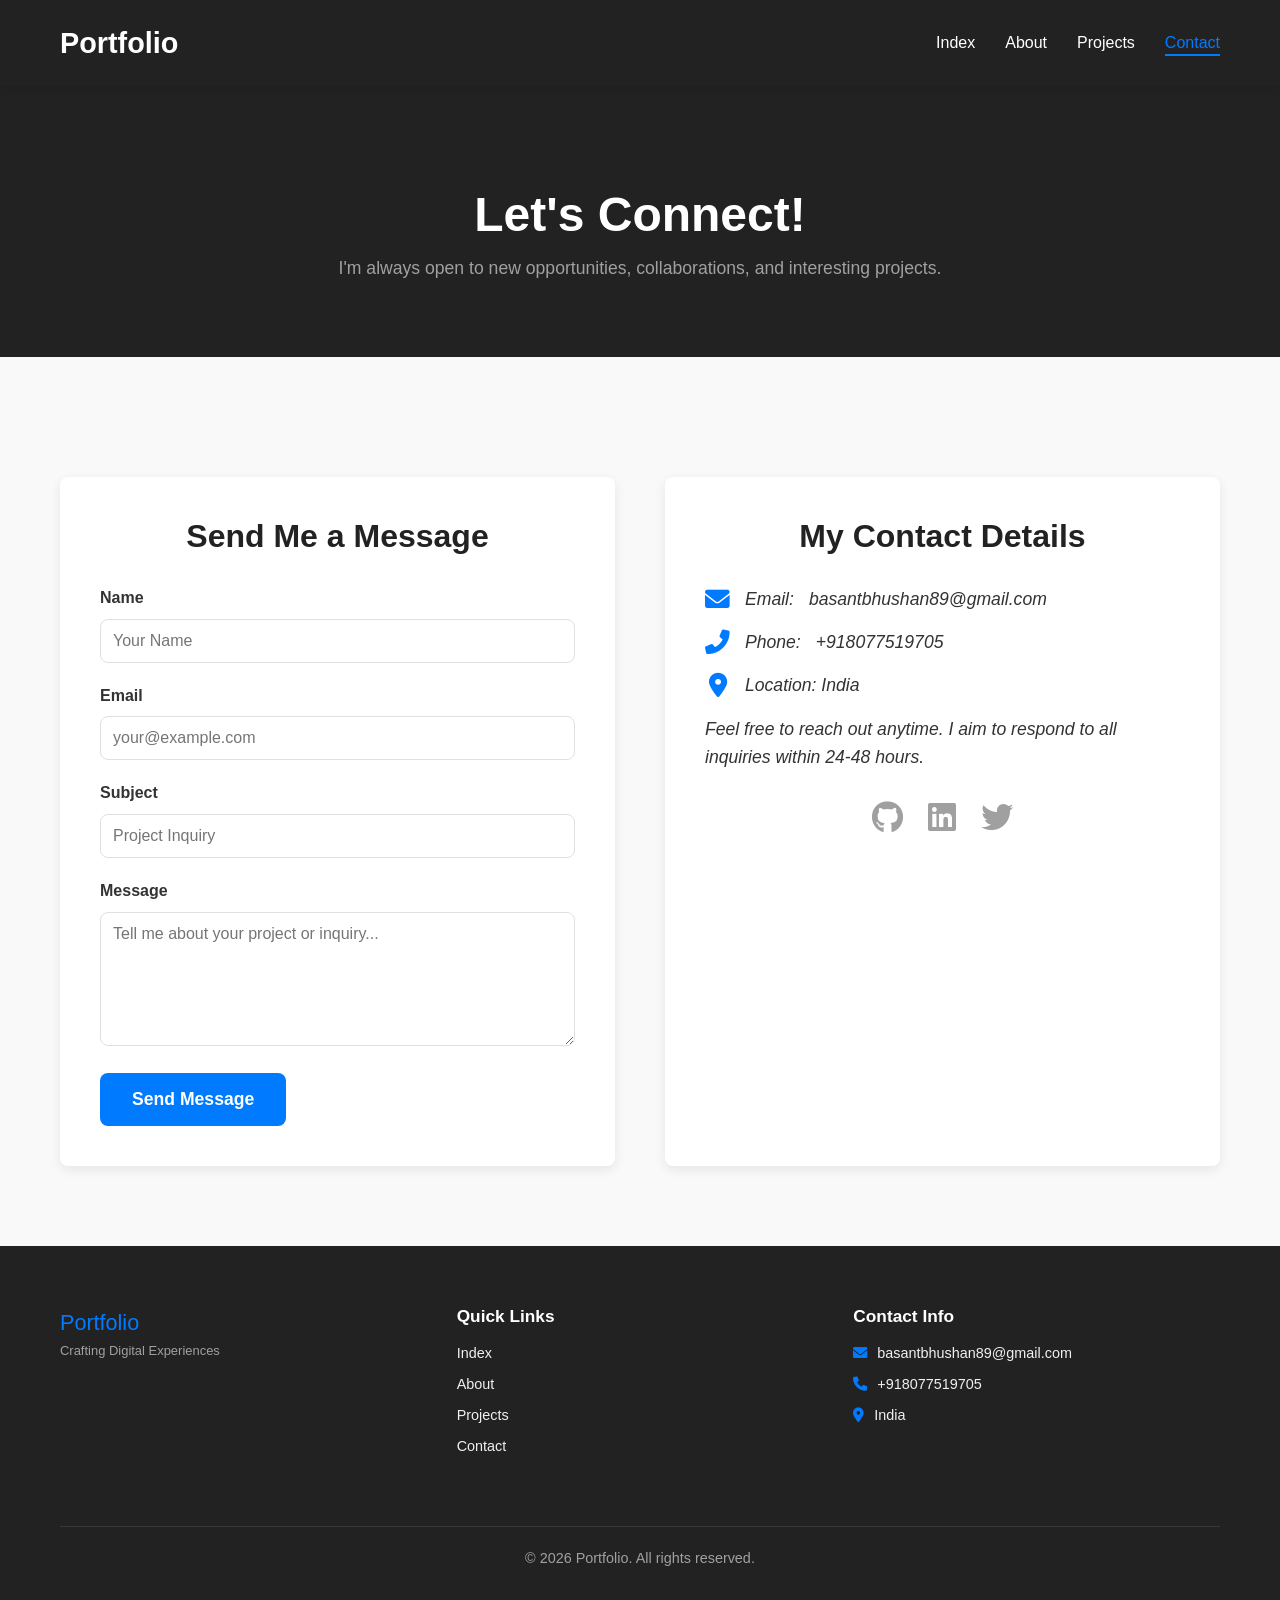
<file: contact.html>
<!DOCTYPE html>
<html lang="en">
<head>
    <meta charset="UTF-8">
    <meta name="viewport" content="width=device-width, initial-scale=1.0">
    <title>Contact - Portfolio</title>
    <meta name="description" content="Get in touch with Portfolio for collaborations, inquiries, or just to say hello.">
    <link rel="stylesheet" href="css/style.css">
    <link href="https://cdnjs.cloudflare.com/ajax/libs/font-awesome/6.0.0/css/all.min.css" rel="stylesheet">
</head>
<body>
    <header class="header">
        <div class="container">
            <a href="index.html" class="logo">Portfolio</a>
            <button class="hamburger" aria-label="Toggle navigation menu">
                <i class="fas fa-bars"></i>
            </button>
            <nav class="nav-menu">
                <ul>
                    <li><a href="index.html">Index</a></li>
                    <li><a href="about.html">About</a></li>
                    <li><a href="projects.html">Projects</a></li>
                    <li><a href="contact.html" class="active">Contact</a></li>
                </ul>
            </nav>
        </div>
    </header>

    <main>
        <section class="contact-hero section-padding">
            <div class="container">
                <h1>Let's Connect!</h1>
                <p class="tagline">I'm always open to new opportunities, collaborations, and interesting projects.</p>
            </div>
        </section>

        <section class="contact-section section-padding bg-light">
            <div class="container contact-grid">
                <div class="contact-form-container">
                    <h2>Send Me a Message</h2>
                    <form id="contact-form" class="contact-form">
                        <div class="form-group">
                            <label for="name">Name</label>
                            <input type="text" id="name" name="name" required placeholder="Your Name">
                        </div>
                        <div class="form-group">
                            <label for="email">Email</label>
                            <input type="email" id="email" name="email" required placeholder="your@example.com">
                        </div>
                        <div class="form-group">
                            <label for="subject">Subject</label>
                            <input type="text" id="subject" name="subject" required placeholder="Project Inquiry">
                        </div>
                        <div class="form-group">
                            <label for="message">Message</label>
                            <textarea id="message" name="message" rows="6" required placeholder="Tell me about your project or inquiry..."></textarea>
                        </div>
                        <button type="submit" class="btn btn-primary">Send Message</button>
                        <div id="form-message" class="form-message" aria-live="polite"></div>
                    </form>
                </div>

                <div class="contact-info-container">
                    <h2>My Contact Details</h2>
                    <address class="contact-details">
                        <p><i class="fas fa-envelope"></i> Email: <a href="mailto:basantbhushan89@gmail.com">basantbhushan89@gmail.com</a></p>
                        <p><i class="fas fa-phone-alt"></i> Phone: <a href="tel:+918077519705">+918077519705</a></p>
                        <p><i class="fas fa-map-marker-alt"></i> Location: India</p>
                        <p>Feel free to reach out anytime. I aim to respond to all inquiries within 24-48 hours.</p>
                    </address>
                    <div class="social-links">
                        <a href="https://github.com/yourusername" target="_blank" aria-label="GitHub"><i class="fab fa-github fa-2x"></i></a>
                        <a href="https://linkedin.com/in/yourusername" target="_blank" aria-label="LinkedIn"><i class="fab fa-linkedin fa-2x"></i></a>
                        <a href="https://twitter.com/yourusername" target="_blank" aria-label="Twitter"><i class="fab fa-twitter fa-2x"></i></a>
                    </div>
                </div>
            </div>
        </section>
    </main>

    <footer class="footer">
        <div class="container">
            <div class="footer-content">
                <div class="footer-brand">
                    <a href="index.html" class="logo">Portfolio</a>
                    <p>Crafting Digital Experiences</p>
                </div>
                <div class="footer-nav">
                    <h3>Quick Links</h3>
                    <ul>
                        <li><a href="index.html">Index</a></li>
                        <li><a href="about.html">About</a></li>
                        <li><a href="projects.html">Projects</a></li>
                        <li><a href="contact.html">Contact</a></li>
                    </ul>
                </div>
                <div class="footer-contact">
                    <h3>Contact Info</h3>
                    <p><i class="fas fa-envelope"></i> <a href="mailto:basantbhushan89@gmail.com">basantbhushan89@gmail.com</a></p>
                    <p><i class="fas fa-phone"></i> <a href="tel:+918077519705">+918077519705</a></p>
                    <p><i class="fas fa-map-marker-alt"></i> India</p>
                </div>
            </div>
            <div class="footer-bottom">
                <p>&copy; <span id="current-year"></span> Portfolio. All rights reserved.</p>
            </div>
        </div>
    </footer>

    <script src="js/script.js"></script>
</body>
</html>
</file>
<file: css/style.css>
/* CSS Variables */
:root {
    --primary-color: #ffffff; /* White */
    --secondary-color: #a0a0a0; /* Grey */
    --accent-color: #007bff; /* A subtle blue for interactions */
    --text-color: #333333; /* Dark grey for main text */
    --light-text-color: #f0f0f0; /* Light grey for text on dark backgrounds */
    --dark-bg: #222222; /* Dark background for header, footer, etc. */
    --light-bg: #f9f9f9; /* Light background for sections */
    --border-color: #e0e0e0; /* Light border */
    --font-family: 'Segoe UI', Tahoma, Geneva, Verdana, sans-serif;
    --heading-font-family: 'Montserrat', sans-serif; /* Example, need to link or use fallback */
    --transition-speed: 0.3s ease;
    --border-radius: 8px;
    --box-shadow: 0 4px 12px rgba(0, 0, 0, 0.08);
}

/* Basic Resets & Global Styles */
* {
    margin: 0;
    padding: 0;
    box-sizing: border-box;
}

html {
    scroll-behavior: smooth;
}

body {
    font-family: var(--font-family);
    line-height: 1.6;
    color: var(--text-color);
    background-color: var(--primary-color);
    margin: 0;
    -webkit-font-smoothing: antialiased;
    -moz-osx-font-smoothing: grayscale;
}

.container {
    max-width: 1200px;
    margin: 0 auto;
    padding: 0 20px;
}

section {
    padding: 60px 0;
}

.section-padding {
    padding: 80px 0;
}

.bg-light {
    background-color: var(--light-bg);
}

h1, h2, h3, h4, h5, h6 {
    font-family: var(--heading-font-family);
    color: var(--dark-bg);
    margin-bottom: 20px;
    line-height: 1.2;
}

h1 { font-size: 3em; }
h2 { font-size: 2.5em; }
h3 { font-size: 1.8em; }
p { margin-bottom: 15px; }

a {
    color: var(--accent-color);
    text-decoration: none;
    transition: color var(--transition-speed);
}

a:hover {
    color: darken(var(--accent-color), 10%); /* This won't work in pure CSS, need to define a darker shade or use HSL */
    /* Alternative for hover: */
    color: #0056b3; /* A darker blue */
}

ul {
    list-style: none;
}

/* Buttons */
.btn {
    display: inline-block;
    padding: 12px 25px;
    border-radius: var(--border-radius);
    font-weight: 600;
    cursor: pointer;
    transition: background-color var(--transition-speed), color var(--transition-speed), border-color var(--transition-speed);
    text-align: center;
    border: 2px solid transparent;
}

.btn-primary {
    background-color: var(--accent-color);
    color: var(--primary-color);
}

.btn-primary:hover {
    background-color: #0056b3; /* Darker blue */
}

.btn-secondary {
    background-color: var(--secondary-color);
    color: var(--primary-color);
}

.btn-secondary:hover {
    background-color: #8a8a8a; /* Darker grey */
}

.btn-secondary-outline {
    background-color: transparent;
    color: var(--accent-color);
    border-color: var(--accent-color);
}

.btn-secondary-outline:hover {
    background-color: var(--accent-color);
    color: var(--primary-color);
}

.btn-small {
    padding: 8px 18px;
    font-size: 0.9em;
}

/* Header */
.header {
    background-color: var(--dark-bg);
    color: var(--primary-color);
    padding: 20px 0;
    position: sticky;
    top: 0;
    z-index: 1000;
    box-shadow: 0 2px 10px rgba(0, 0, 0, 0.1);
}

.header .container {
    display: flex;
    justify-content: space-between;
    align-items: center;
}

.header .logo {
    font-family: var(--heading-font-family);
    font-size: 1.8em;
    font-weight: bold;
    color: var(--primary-color);
    text-decoration: none;
    transition: color var(--transition-speed);
}

.header .logo:hover {
    color: var(--accent-color);
}

.nav-menu ul {
    display: flex;
    gap: 30px;
}

.nav-menu a {
    color: var(--primary-color);
    font-weight: 500;
    position: relative;
}

.nav-menu a::after {
    content: '';
    position: absolute;
    bottom: -5px;
    left: 0;
    width: 0;
    height: 2px;
    background-color: var(--accent-color);
    transition: width var(--transition-speed);
}

.nav-menu a:hover::after,
.nav-menu a.active::after {
    width: 100%;
}

.nav-menu a.active {
    color: var(--accent-color);
}

.hamburger {
    display: none;
    background: none;
    border: none;
    font-size: 1.8em;
    color: var(--primary-color);
    cursor: pointer;
    z-index: 1001;
}

/* Footer */
.footer {
    background-color: var(--dark-bg);
    color: var(--light-text-color);
    padding: 60px 0 20px;
    font-size: 0.9em;
}

.footer .container {
    display: flex;
    flex-direction: column;
    gap: 30px;
}

.footer-content {
    display: grid;
    grid-template-columns: repeat(auto-fit, minmax(200px, 1fr));
    gap: 30px;
    margin-bottom: 30px;
}

.footer-brand .logo {
    font-size: 1.5em;
    margin-bottom: 10px;
}

.footer-brand p {
    color: var(--secondary-color);
    font-size: 0.9em;
}

.footer-nav h3,
.footer-contact h3 {
    color: var(--primary-color);
    margin-bottom: 15px;
    font-size: 1.2em;
}

.footer-nav ul li {
    margin-bottom: 8px;
}

.footer-nav a,
.footer-contact a {
    color: var(--light-text-color);
    transition: color var(--transition-speed);
}

.footer-nav a:hover,
.footer-contact a:hover {
    color: var(--accent-color);
}

.footer-contact p {
    display: flex;
    align-items: center;
    gap: 10px;
    margin-bottom: 8px;
}

.footer-contact .fas {
    color: var(--accent-color);
}

.footer-bottom {
    text-align: center;
    border-top: 1px solid rgba(255, 255, 255, 0.1);
    padding-top: 20px;
    color: var(--secondary-color);
}


/* Hero Section (Index Page) */
.hero-section {
    background: linear-gradient(135deg, var(--primary-color) 0%, var(--light-bg) 100%);
    padding: 100px 0;
    text-align: center;
    min-height: 80vh;
    display: flex;
    align-items: center;
    justify-content: center;
}

.hero-section .container {
    display: flex;
    flex-wrap: wrap;
    align-items: center;
    justify-content: center;
    gap: 40px;
    text-align: left;
}

.hero-content {
    flex: 1 1 500px;
    max-width: 600px;
}

.hero-content h1 {
    font-size: 3.5em;
    margin-bottom: 20px;
    color: var(--dark-bg);
    line-height: 1.1;
}

.hero-content p {
    font-size: 1.2em;
    color: var(--text-color);
    margin-bottom: 30px;
}

.hero-actions .btn {
    margin-right: 15px;
    margin-bottom: 10px; /* For mobile stacking */
}

.hero-image {
    flex: 1 1 400px;
    text-align: center;
}

.hero-image img {
    max-width: 100%;
    height: auto;
    border-radius: var(--border-radius);
    box-shadow: var(--box-shadow);
}

/* Features Section (Index Page) */
.features-section h2,
.testimonials-section h2 {
    text-align: center;
    margin-bottom: 50px;
    font-size: 2.5em;
    position: relative;
    padding-bottom: 10px;
}

.features-section h2::after,
.testimonials-section h2::after {
    content: '';
    position: absolute;
    left: 50%;
    transform: translateX(-50%);
    bottom: 0;
    width: 80px;
    height: 3px;
    background-color: var(--accent-color);
    border-radius: 2px;
}

.features-grid {
    display: grid;
    grid-template-columns: repeat(auto-fit, minmax(280px, 1fr));
    gap: 30px;
}

.feature-item {
    background-color: var(--primary-color);
    padding: 30px;
    border-radius: var(--border-radius);
    text-align: center;
    box-shadow: var(--box-shadow);
    transition: transform var(--transition-speed), box-shadow var(--transition-speed);
}

.feature-item:hover {
    transform: translateY(-5px);
    box-shadow: 0 8px 20px rgba(0, 0, 0, 0.12);
}

.feature-item i {
    color: var(--accent-color);
    margin-bottom: 20px;
}

.feature-item h3 {
    font-size: 1.5em;
    margin-bottom: 10px;
    color: var(--dark-bg);
}

.feature-item p {
    color: var(--secondary-color);
}

/* Testimonials Section (Index Page) */
.testimonials-grid {
    display: grid;
    grid-template-columns: repeat(auto-fit, minmax(300px, 1fr));
    gap: 30px;
}

.testimonial-item {
    background-color: var(--primary-color);
    padding: 30px;
    border-radius: var(--border-radius);
    box-shadow: var(--box-shadow);
    position: relative;
    text-align: center;
}

.testimonial-item p {
    font-style: italic;
    margin-bottom: 20px;
    color: var(--text-color);
}

.testimonial-item .client-info {
    font-weight: 600;
    color: var(--dark-bg);
}

.testimonial-item .client-title {
    display: block;
    font-size: 0.9em;
    color: var(--secondary-color);
    margin-top: 5px;
}

/* About Page Specific Styles */
.about-hero, .projects-hero, .contact-hero {
    background-color: var(--dark-bg);
    color: var(--primary-color);
    text-align: center;
    padding: 100px 0 60px;
}

.about-hero h1, .projects-hero h1, .contact-hero h1 {
    font-size: 3em;
    color: var(--primary-color);
    margin-bottom: 10px;
}

.about-hero .tagline, .projects-hero .tagline, .contact-hero .tagline {
    font-size: 1.1em;
    color: var(--secondary-color);
}

.about-content {
    text-align: left;
}

.about-content .content-grid {
    display: flex;
    flex-wrap: wrap;
    gap: 40px;
    align-items: center;
}

.about-image {
    flex: 1 1 300px;
    text-align: center;
}

.about-image .profile-pic {
    max-width: 100%;
    height: auto;
    border-radius: 50%; /* Make it round */
    box-shadow: var(--box-shadow);
    border: 5px solid var(--accent-color);
}

.about-text {
    flex: 2 1 500px;
}

.about-text h2 {
    font-size: 2em;
    margin-bottom: 20px;
}

.about-text p {
    margin-bottom: 1em;
    color: var(--text-color);
}

.skills-section h2 {
    text-align: center;
    margin-bottom: 50px;
    font-size: 2.5em;
    position: relative;
    padding-bottom: 10px;
}

.skills-section h2::after {
    content: '';
    position: absolute;
    left: 50%;
    transform: translateX(-50%);
    bottom: 0;
    width: 80px;
    height: 3px;
    background-color: var(--accent-color);
    border-radius: 2px;
}

.skills-grid {
    display: grid;
    grid-template-columns: repeat(auto-fit, minmax(250px, 1fr));
    gap: 30px;
}

.skill-category {
    background-color: var(--primary-color);
    padding: 30px;
    border-radius: var(--border-radius);
    box-shadow: var(--box-shadow);
    transition: transform var(--transition-speed), box-shadow var(--transition-speed);
}

.skill-category:hover {
    transform: translateY(-5px);
    box-shadow: 0 8px 20px rgba(0, 0, 0, 0.12);
}

.skill-category h3 {
    color: var(--accent-color);
    margin-bottom: 20px;
    text-align: center;
    position: relative;
    padding-bottom: 10px;
}

.skill-category h3::after {
    content: '';
    position: absolute;
    left: 50%;
    transform: translateX(-50%);
    bottom: 0;
    width: 50px;
    height: 2px;
    background-color: var(--secondary-color);
    border-radius: 1px;
}

.skill-category ul {
    list-style: none;
}

.skill-category ul li {
    display: flex;
    align-items: center;
    gap: 10px;
    margin-bottom: 10px;
    color: var(--text-color);
    font-size: 1.1em;
}

.skill-category ul li i {
    color: var(--accent-color);
    font-size: 1.2em;
    width: 25px; /* Fixed width for consistent alignment */
    text-align: center;
}

/* Contact Page Specific Styles */
.contact-section {
    text-align: center;
}

.contact-grid {
    display: grid;
    grid-template-columns: repeat(auto-fit, minmax(300px, 1fr));
    gap: 50px;
    text-align: left;
    margin-top: 40px;
}

.contact-form-container,
.contact-info-container {
    background-color: var(--primary-color);
    padding: 40px;
    border-radius: var(--border-radius);
    box-shadow: var(--box-shadow);
}

.contact-form-container h2,
.contact-info-container h2 {
    color: var(--dark-bg);
    margin-bottom: 30px;
    font-size: 2em;
    text-align: center;
}

.contact-form .form-group {
    margin-bottom: 20px;
}

.contact-form label {
    display: block;
    margin-bottom: 8px;
    font-weight: 600;
    color: var(--text-color);
}

.contact-form input[type="text"],
.contact-form input[type="email"],
.contact-form textarea {
    width: 100%;
    padding: 12px;
    border: 1px solid var(--border-color);
    border-radius: var(--border-radius);
    font-family: var(--font-family);
    font-size: 1em;
    transition: border-color var(--transition-speed), box-shadow var(--transition-speed);
}

.contact-form input[type="text"]:focus,
.contact-form input[type="email"]:focus,
.contact-form textarea:focus {
    border-color: var(--accent-color);
    outline: none;
    box-shadow: 0 0 0 3px rgba(var(--accent-color), 0.2); /* Adjust opacity for subtle effect */
}

.contact-form textarea {
    resize: vertical;
    min-height: 120px;
}

.contact-form .btn-primary {
    width: auto;
    padding: 14px 30px;
    font-size: 1.1em;
}

.form-message {
    margin-top: 20px;
    padding: 15px;
    border-radius: var(--border-radius);
    font-weight: 600;
    display: none; /* Hidden by default */
}

.form-message.success {
    background-color: #d4edda;
    color: #155724;
    border: 1px solid #c3e6cb;
}

.form-message.error {
    background-color: #f8d7da;
    color: #721c24;
    border: 1px solid #f5c6cb;
}

.contact-details p {
    display: flex;
    align-items: center;
    gap: 15px;
    margin-bottom: 15px;
    font-size: 1.1em;
    color: var(--text-color);
}

.contact-details p i {
    color: var(--accent-color);
    font-size: 1.4em;
    width: 25px;
    text-align: center;
}

.contact-details a {
    color: var(--text-color);
}

.contact-details a:hover {
    color: var(--accent-color);
}

.social-links {
    margin-top: 30px;
    display: flex;
    justify-content: center; /* Center social icons */
    gap: 25px;
}

.social-links a {
    color: var(--secondary-color);
    transition: color var(--transition-speed), transform var(--transition-speed);
}

.social-links a:hover {
    color: var(--accent-color);
    transform: translateY(-3px);
}

/* Responsive Design */
@media (max-width: 1024px) {
    .hero-section .container {
        flex-direction: column;
        text-align: center;
    }

    .hero-content {
        margin-bottom: 40px;
        max-width: 100%;
    }

    .hero-content h1 {
        font-size: 3em;
    }

    .hero-image {
        order: -1; /* Image above text on smaller screens */
        max-width: 80%;
    }

    .nav-menu ul {
        gap: 20px;
    }

    .footer-content {
        grid-template-columns: 1fr 1fr;
    }

    .about-content .content-grid {
        flex-direction: column;
        text-align: center;
    }

    .about-image {
        margin-bottom: 30px;
    }

    .about-text {
        text-align: left; /* Keep text aligned left */
    }

    .contact-grid {
        grid-template-columns: 1fr;
    }
    .contact-form-container, .contact-info-container {
        padding: 30px;
    }
    .social-links {
        justify-content: flex-start; /* Align social links to the left in column layout */
    }
}

@media (max-width: 768px) {
    h1 { font-size: 2.5em; }
    h2 { font-size: 2em; }
    h3 { font-size: 1.5em; }

    .header .nav-menu {
        position: fixed;
        top: 0;
        left: -100%;
        width: 70%;
        height: 100vh;
        background-color: var(--dark-bg);
        padding-top: 100px;
        transition: left var(--transition-speed);
        display: flex;
        flex-direction: column;
        align-items: center;
        box-shadow: 4px 0 10px rgba(0, 0, 0, 0.2);
    }

    .header .nav-menu.active {
        left: 0;
    }

    .header .nav-menu ul {
        flex-direction: column;
        width: 100%;
        text-align: center;
        gap: 25px;
    }

    .header .nav-menu li {
        width: 100%;
    }

    .header .nav-menu a {
        display: block;
        padding: 15px 0;
        font-size: 1.2em;
        width: 100%;
        border-bottom: 1px solid rgba(255, 255, 255, 0.1);
    }
    .header .nav-menu li:last-child a {
        border-bottom: none;
    }

    .header .nav-menu a::after {
        display: none; /* Hide underline on mobile */
    }
    .header .nav-menu a.active {
        color: var(--accent-color);
        background-color: rgba(255, 255, 255, 0.05);
    }


    .hamburger {
        display: block;
        position: relative;
        z-index: 1002; /* Ensure hamburger is above overlay */
    }

    .hero-content h1 {
        font-size: 2.8em;
    }
    .hero-content p {
        font-size: 1.1em;
    }
    .hero-actions .btn {
        display: block;
        width: 80%;
        margin: 0 auto 15px;
    }

    .footer-content {
        grid-template-columns: 1fr;
        text-align: center;
    }

    .footer-nav ul,
    .footer-contact p {
        justify-content: center;
    }
    .footer-nav ul {
        margin-top: 15px;
    }
    .footer-contact {
        margin-top: 15px;
    }
    .footer-brand {
        margin-bottom: 20px;
    }

    .about-image .profile-pic {
        width: 250px;
        height: 250px;
        object-fit: cover;
    }
    .skills-grid {
        grid-template-columns: 1fr;
    }
    .skill-category {
        padding: 25px;
    }
    .skill-category h3 {
        font-size: 1.4em;
    }
    .skill-category ul li {
        font-size: 1em;
    }
    .social-links {
        justify-content: center; /* Center social links again for overall contact section */
    }
}
</file>
